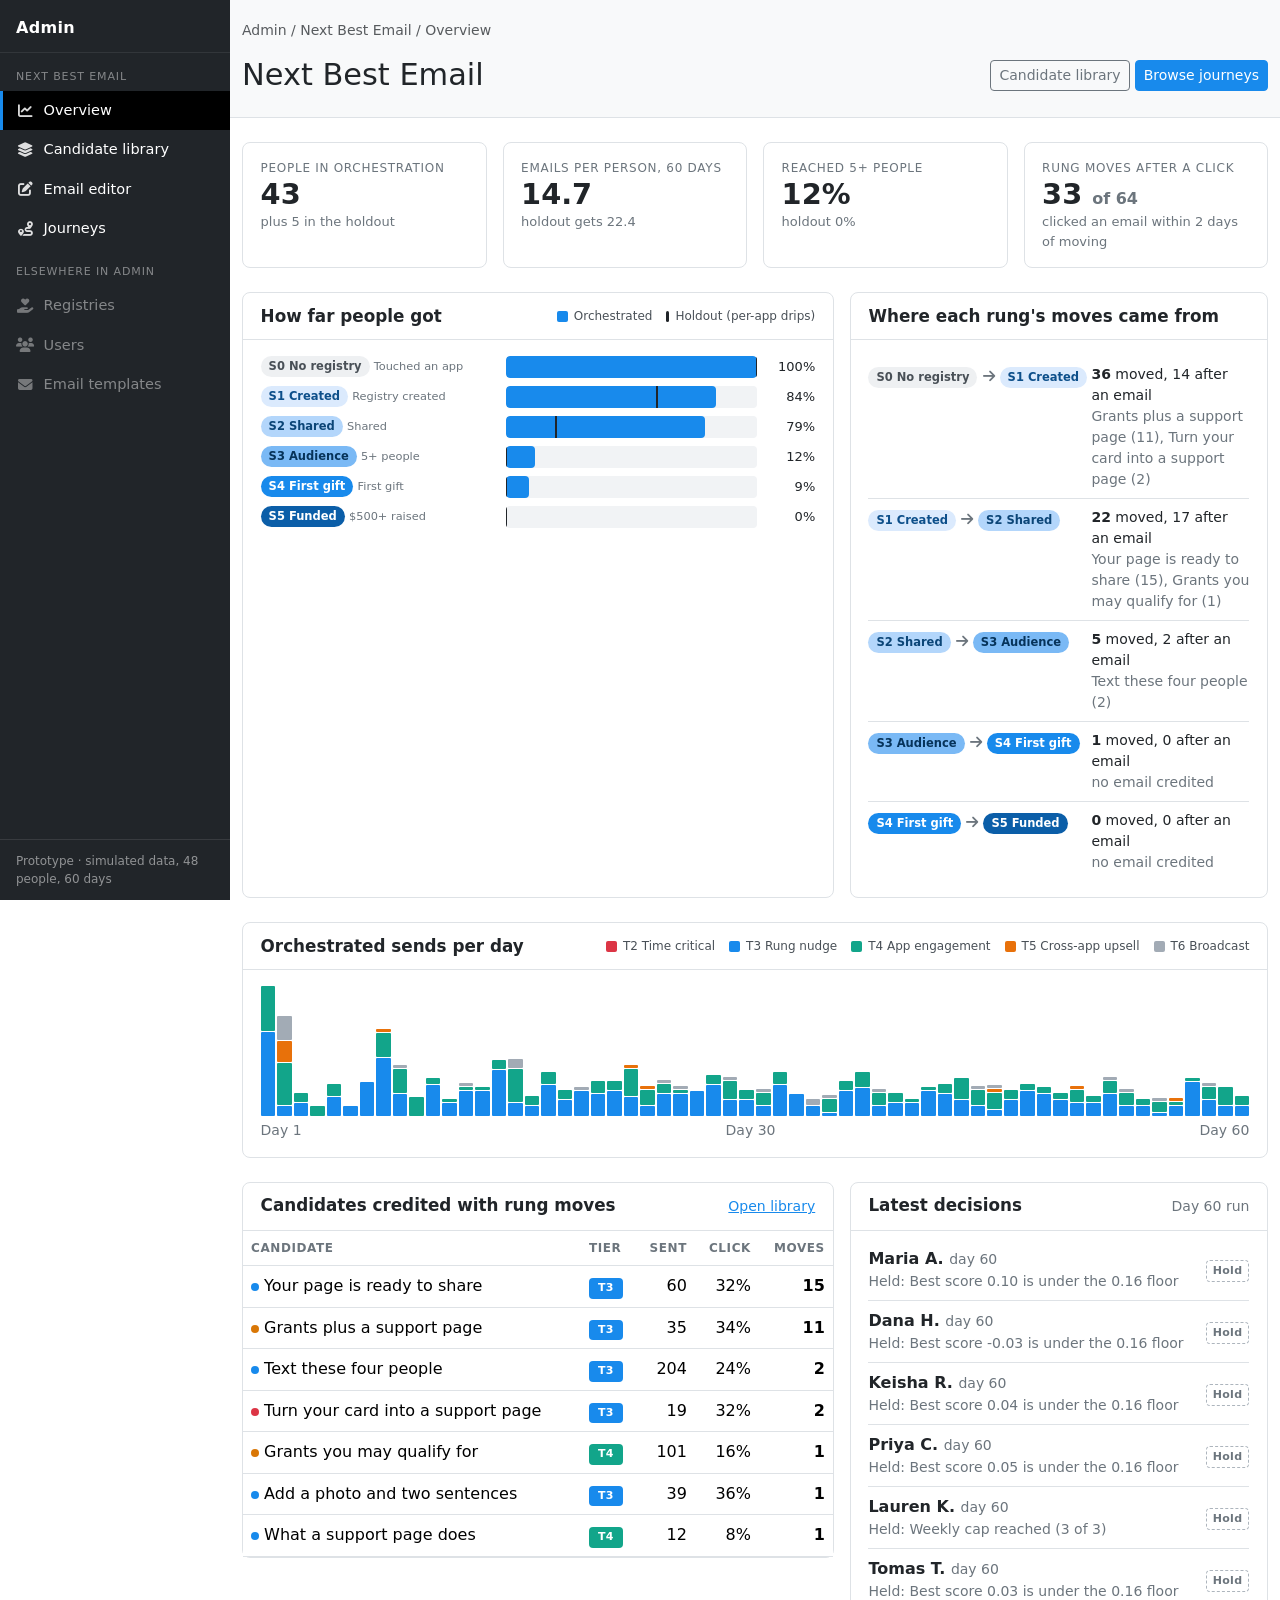
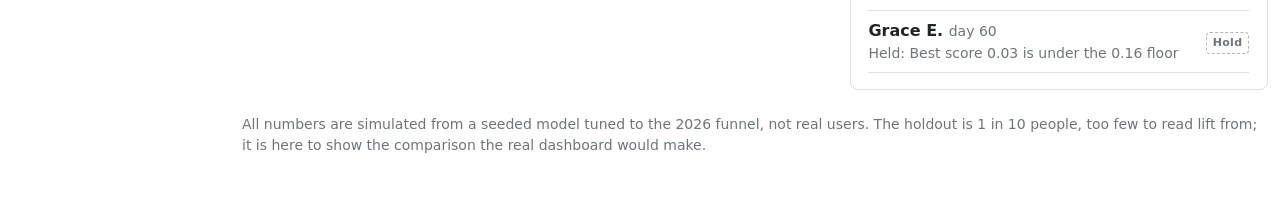
<file: index.html>
<!DOCTYPE html>
<html lang="en">
<head>
  <meta charset="utf-8">
  <meta name="viewport" content="width=device-width, initial-scale=1">
  <title>Overview · Next Best Email</title>
  <link href="https://cdn.jsdelivr.net/npm/bootstrap@5.3.1/dist/css/bootstrap.min.css" rel="stylesheet">
  <link href="https://cdnjs.cloudflare.com/ajax/libs/font-awesome/6.5.2/css/all.min.css" rel="stylesheet">
  <link href="css/app.css" rel="stylesheet">
</head>
<body data-page="overview" data-title="Next Best Email" data-crumbs="Admin / Next Best Email / Overview">
  <template id="page-actions">
    <a href="library.html" class="btn btn-outline-secondary btn-sm">Candidate library</a>
    <a href="journeys.html" class="btn btn-primary btn-sm">Browse journeys</a>
  </template>

  <div id="app">
    <nav id="sidebar" aria-label="Admin"></nav>
    <div id="main">
      <header id="page-header"></header>
      <div class="container-fluid pb-5">

        <div class="row g-3 mb-4" id="stats"></div>

        <div class="row g-3 mb-4">
          <div class="col-lg-7">
            <div class="panel h-100">
              <div class="panel-h">
                <h2>How far people got</h2>
                <div class="legend"><span><i class="sw" style="background:#188aec"></i>Orchestrated</span><span><i class="sw" style="background:#212529;width:3px"></i>Holdout (per-app drips)</span></div>
              </div>
              <div class="panel-b" id="funnel"></div>
            </div>
          </div>
          <div class="col-lg-5">
            <div class="panel h-100">
              <div class="panel-h"><h2>Where each rung's moves came from</h2></div>
              <div class="panel-b" id="moves"></div>
            </div>
          </div>
        </div>

        <div class="panel mb-4">
          <div class="panel-h">
            <h2>Orchestrated sends per day</h2>
            <div class="legend" id="vol-legend"></div>
          </div>
          <div class="panel-b">
            <div class="dayscroll"><div class="bars" id="volume"></div></div>
            <div class="d-flex justify-content-between small muted mt-1 num" style="min-width:620px"><span>Day 1</span><span>Day 30</span><span>Day 60</span></div>
          </div>
        </div>

        <div class="row g-3">
          <div class="col-lg-7">
            <div class="panel">
              <div class="panel-h"><h2>Candidates credited with rung moves</h2><a href="library.html" class="small">Open library</a></div>
              <div class="table-responsive">
                <table class="table mb-0">
                  <thead><tr><th>Candidate</th><th>Tier</th><th class="text-end">Sent</th><th class="text-end">Click</th><th class="text-end">Moves</th></tr></thead>
                  <tbody id="top-cands"></tbody>
                </table>
              </div>
            </div>
          </div>
          <div class="col-lg-5">
            <div class="panel">
              <div class="panel-h"><h2>Latest decisions</h2><span class="small muted">Day 60 run</span></div>
              <div class="panel-b pt-2" id="decisions"></div>
            </div>
          </div>
        </div>

        <p class="small muted mt-4 mb-0">All numbers are simulated from a seeded model tuned to the 2026 funnel, not real users. The holdout is 1 in 10 people, too few to read lift from; it is here to show the comparison the real dashboard would make.</p>
      </div>
    </div>
  </div>

  <script src="js/library.js"></script>
  <script src="js/sim.js"></script>
  <script src="js/shell.js"></script>
  <script>
    NBE.mount();
    const people = NBE.people();
    const orch = people.filter((p) => !p.holdout);
    const hold = people.filter((p) => p.holdout);
    const reached = (list, k) => list.filter((p) => NBE.rungIndex(p.rung) >= NBE.rungIndex(k)).length;
    const avg = (list, f) => list.reduce((s, p) => s + f(p), 0) / Math.max(list.length, 1);
    const conversions = orch.flatMap((p) => p.conversions);
    const credited = conversions.filter((c) => c.cause);

    const stat = (label, value, sub) => `
      <div class="col-sm-6 col-xl-3"><div class="stat-card">
        <div class="label">${label}</div><div class="value">${value}</div><div class="sub">${sub}</div>
      </div></div>`;
    document.getElementById('stats').innerHTML = [
      stat('People in orchestration', orch.length, `plus ${hold.length} in the holdout`),
      stat('Emails per person, 60 days', avg(orch, (p) => p.emails.length).toFixed(1), `holdout gets ${avg(hold, (p) => p.emails.length).toFixed(1)}`),
      stat('Reached 5+ people', NBE.pct(reached(orch, 'S3'), orch.length), `holdout ${NBE.pct(reached(hold, 'S3'), hold.length)}`),
      stat('Rung moves after a click', `${credited.length} <span class="fs-6 muted">of ${conversions.length}</span>`, 'clicked an email within 2 days of moving'),
    ].join('');

    document.getElementById('funnel').innerHTML = NBE.RUNGS.map((r) => {
      const o = reached(orch, r.key) / orch.length;
      const h = hold.length ? reached(hold, r.key) / hold.length : 0;
      return `<div class="funnel-row">
        <div>${NBE.rungPill(r.key)} <span class="muted small">${r.name}</span></div>
        <div class="funnel-track"><div class="funnel-fill" style="width:${o * 100}%"></div><div class="funnel-hold" style="left:calc(${h * 100}% - 1px)" title="Holdout ${Math.round(h * 100)}%"></div></div>
        <div class="num text-end">${Math.round(o * 100)}%</div>
      </div>`;
    }).join('');

    document.getElementById('moves').innerHTML = NBE.RUNGS.slice(0, 5).map((r, i) => {
      const moves = conversions.filter((c) => c.from === r.key);
      const byCause = {};
      moves.forEach((c) => { const k = c.cause || 'none'; byCause[k] = (byCause[k] || 0) + 1; });
      const top = Object.entries(byCause).filter(([k]) => k !== 'none').sort((a, b) => b[1] - a[1]).slice(0, 2);
      return `<div class="d-flex align-items-start gap-2 py-2 ${i ? 'border-top' : ''}">
        <div style="width:215px;white-space:nowrap" class="flex-shrink-0">${NBE.rungPill(r.key)} <i class="fa-solid fa-arrow-right small muted"></i> ${NBE.rungPill(NBE.RUNGS[i + 1].key)}</div>
        <div class="small flex-grow-1">
          <div><b class="num">${moves.length}</b> moved, <span class="num">${moves.length - (byCause.none || 0)}</span> after an email</div>
          <div class="muted">${top.map(([k, n]) => `${NBE.esc(NBE.cand(k).name)} (${n})`).join(', ') || 'no email credited'}</div>
        </div>
      </div>`;
    }).join('');

    const TIER_ORDER = ['T2', 'T3', 'T4', 'T5', 'T6'];
    const colors = { T2: 'var(--t2)', T3: 'var(--t3)', T4: 'var(--t4)', T5: 'var(--t5)', T6: 'var(--t6)' };
    document.getElementById('vol-legend').innerHTML = TIER_ORDER.map((t) => `<span><i class="sw" style="background:${colors[t]}"></i>${t} ${NBE.TIERS[t].name}</span>`).join('');
    const perDay = Array.from({ length: NBE.DAYS }, () => ({}));
    orch.forEach((p) => p.emails.forEach((e) => { perDay[e.day - 1][e.tier] = (perDay[e.day - 1][e.tier] || 0) + 1; }));
    const peak = Math.max(...perDay.map((d) => Object.values(d).reduce((a, b) => a + b, 0)), 1);
    document.getElementById('volume').innerHTML = perDay.map((d, i) => {
      const total = Object.values(d).reduce((a, b) => a + b, 0);
      return `<div class="col" title="Day ${i + 1}: ${total} sends">${TIER_ORDER.filter((t) => d[t]).map((t) =>
        `<div class="seg" style="height:${(d[t] / peak) * 100}%;background:${colors[t]}"></div>`).join('')}</div>`;
    }).join('');

    const rows = NBE.candidates.map((c) => {
      const sent = orch.flatMap((p) => p.emails).filter((e) => e.cand === c.id);
      return { c, sent: sent.length, clicked: sent.filter((e) => e.clicked).length, moves: credited.filter((x) => x.cause === c.id).length };
    }).filter((r) => r.sent).sort((a, b) => b.moves - a.moves || b.sent - a.sent).slice(0, 7);
    document.getElementById('top-cands').innerHTML = rows.map((r) => `
      <tr><td>${NBE.appDot(r.c.app)} ${NBE.esc(r.c.name)}</td><td>${NBE.tierBadge(r.c.tier)}</td>
      <td class="text-end num">${r.sent}</td><td class="text-end num">${NBE.pct(r.clicked, r.sent)}</td><td class="text-end num fw-semibold">${r.moves}</td></tr>`).join('');

    const latest = orch.map((p) => ({ p, d: p.decisions[p.decisions.length - 1] })).filter((x) => x.d)
      .sort((a, b) => b.d.day - a.d.day).slice(0, 7);
    document.getElementById('decisions').innerHTML = latest.map(({ p, d }) => `
      <a href="journey.html?u=${p.id}&day=${d.day}" class="d-flex justify-content-between align-items-center gap-2 py-2 border-bottom text-decoration-none text-reset">
        <div><div class="fw-semibold">${NBE.esc(p.name)} <span class="muted small fw-normal">day ${d.day}</span></div>
        <div class="small ${d.held ? 'muted' : ''}">${d.held ? `Held: ${NBE.esc(d.held)}` : `Sent "${NBE.esc(NBE.cand(d.winner).subject)}"`}</div></div>
        <div class="text-end flex-none">${d.held ? '<span class="tier tier-drip">Hold</span>' : NBE.tierBadge(NBE.cand(d.winner).tier)}</div>
      </a>`).join('');
  </script>
</body>
</html>
</file>
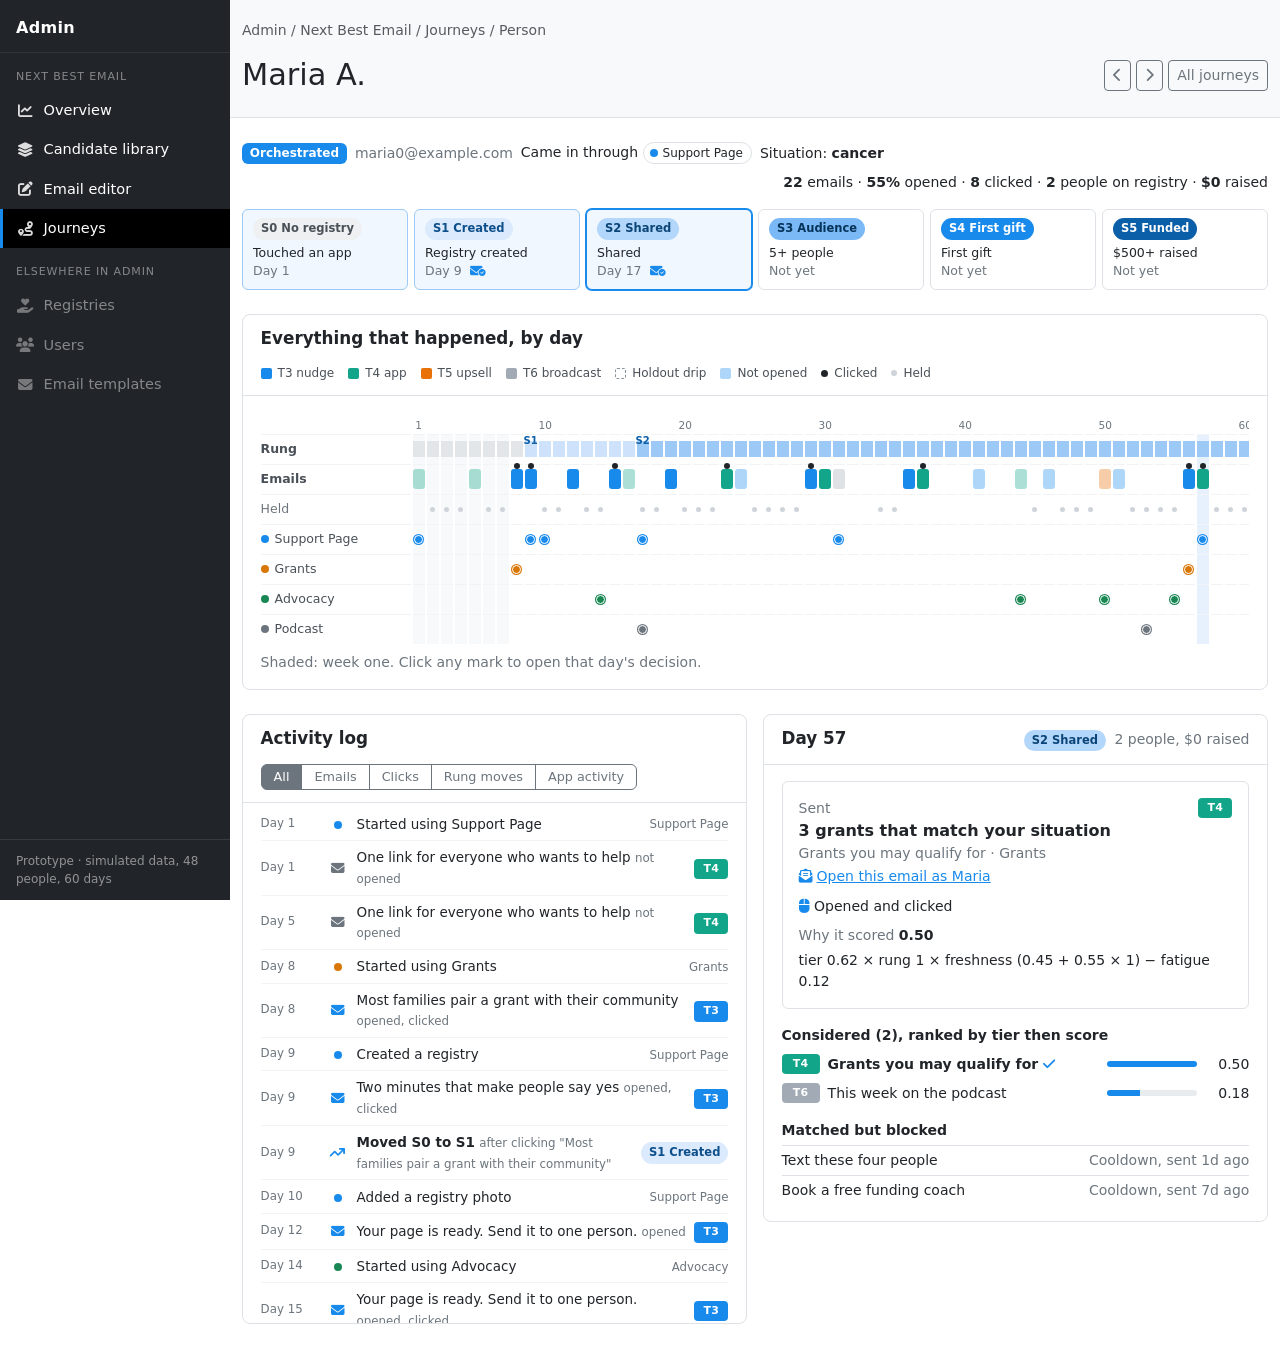
<file: journey.html>
<!DOCTYPE html>
<html lang="en">
<head>
  <meta charset="utf-8">
  <meta name="viewport" content="width=device-width, initial-scale=1">
  <title>Journey · Next Best Email</title>
  <link href="https://cdn.jsdelivr.net/npm/bootstrap@5.3.1/dist/css/bootstrap.min.css" rel="stylesheet">
  <link href="https://cdnjs.cloudflare.com/ajax/libs/font-awesome/6.5.2/css/all.min.css" rel="stylesheet">
  <link href="css/app.css" rel="stylesheet">
  <style>
    .lane-cell.sel { background: #e7f1fd; }
    .axis.sel { color: #188aec; font-weight: 700; }
    .ladder { display: grid; grid-template-columns: repeat(6, 1fr); gap: 6px; }
    .ladder .step { border: 1px solid var(--line); border-radius: 6px; padding: 8px 10px; font-size: 12.5px; background: #fff; }
    .ladder .step.done { border-color: #9dc9f7; background: #f1f7fe; }
    .ladder .step.now { border-color: #188aec; box-shadow: 0 0 0 1px #188aec; }
    .ladder .when { font-variant-numeric: tabular-nums; color: var(--muted); }
    .filter-chips .btn { --bs-btn-padding-y: .15rem; --bs-btn-font-size: .8rem; }
  </style>
</head>
<body data-page="journeys" data-title="Journey" data-crumbs="Admin / Next Best Email / Journeys / Person">
  <template id="page-actions">
    <a class="btn btn-outline-secondary btn-sm" id="prev-person"><i class="fa-solid fa-chevron-left"></i></a>
    <a class="btn btn-outline-secondary btn-sm" id="next-person"><i class="fa-solid fa-chevron-right"></i></a>
    <a href="journeys.html" class="btn btn-outline-secondary btn-sm">All journeys</a>
  </template>

  <div id="app">
    <nav id="sidebar" aria-label="Admin"></nav>
    <div id="main">
      <header id="page-header"></header>
      <div class="container-fluid pb-5">
        <div class="d-flex flex-wrap align-items-center gap-2 mb-3" id="who"></div>
        <div class="ladder mb-4" id="ladder"></div>

        <div class="panel mb-4">
          <div class="panel-h">
            <h2>Everything that happened, by day</h2>
            <div class="legend">
              <span><i class="sw" style="background:var(--t3)"></i>T3 nudge</span>
              <span><i class="sw" style="background:var(--t4)"></i>T4 app</span>
              <span><i class="sw" style="background:var(--t5)"></i>T5 upsell</span>
              <span><i class="sw" style="background:var(--t6)"></i>T6 broadcast</span>
              <span><i class="sw" style="border:1.5px dashed #8d959d"></i>Holdout drip</span>
              <span><i class="sw" style="background:var(--t3);opacity:.35"></i>Not opened</span>
              <span><i class="sw" style="background:#212529;border-radius:50%;width:7px;height:7px"></i>Clicked</span>
              <span><i class="sw" style="background:#ced4da;border-radius:50%;width:6px;height:6px"></i>Held</span>
            </div>
          </div>
          <div class="panel-b">
            <div class="dayscroll"><div class="daygrid" id="lanes"></div></div>
            <div class="small muted mt-2">Shaded: week one. Click any mark to open that day's decision.</div>
          </div>
        </div>

        <div class="row g-3">
          <div class="col-lg-6">
            <div class="panel">
              <div class="panel-h">
                <h2>Activity log</h2>
                <div class="btn-group filter-chips" role="group" id="log-filter">
                  <button class="btn btn-outline-secondary active" data-f="all">All</button>
                  <button class="btn btn-outline-secondary" data-f="email">Emails</button>
                  <button class="btn btn-outline-secondary" data-f="click">Clicks</button>
                  <button class="btn btn-outline-secondary" data-f="move">Rung moves</button>
                  <button class="btn btn-outline-secondary" data-f="signal">App activity</button>
                </div>
              </div>
              <div class="panel-b pt-1 event-log" id="log"></div>
            </div>
          </div>
          <div class="col-lg-6">
            <div class="panel">
              <div class="panel-h"><h2 id="dec-title">Decision</h2><span class="small muted" id="dec-sub"></span></div>
              <div class="panel-b" id="decision"></div>
            </div>
          </div>
        </div>
      </div>
    </div>
  </div>

  <script src="js/library.js"></script>
  <script src="js/sim.js"></script>
  <script src="js/shell.js"></script>
  <script>
    const params = new URLSearchParams(location.search);
    NBE.mount();
    const $ = (id) => document.getElementById(id);
    const people = NBE.people();
    const p = people.find((x) => x.id === params.get('u')) || people[0];
    const idx = people.indexOf(p);
    document.querySelector('#page-header h1').textContent = p.name;
    document.title = `${p.name} · Journey`;
    $('prev-person').href = `journey.html?u=${people[(idx - 1 + people.length) % people.length].id}`;
    $('next-person').href = `journey.html?u=${people[(idx + 1) % people.length].id}`;
    const RUNG_COLOR = { S0: '#e3e6e9', S1: '#cfe2fb', S2: '#9dc9f7', S3: '#5fa9f0', S4: '#188aec', S5: '#0b5ea8' };

    const opened = p.emails.filter((e) => e.opened).length, clicked = p.emails.filter((e) => e.clicked).length;
    $('who').innerHTML = `
      ${p.holdout ? '<span class="badge text-bg-light border">Holdout: per-app drips, no orchestrator</span>' : '<span class="badge text-bg-primary">Orchestrated</span>'}
      <span class="small muted">${NBE.esc(p.email)}</span>
      <span class="small">Came in through ${NBE.appChip(p.entry)}</span>
      <span class="small">Situation: <b>${p.diagnosis}</b></span>
      <span class="small ms-lg-auto num"><b>${p.emails.length}</b> emails · <b>${NBE.pct(opened, p.emails.length)}</b> opened · <b>${clicked}</b> clicked · <b>${p.state.followers}</b> ${p.state.followers === 1 ? 'person' : 'people'} on registry · <b>$${p.state.raised}</b> raised</span>`;

    const nowIdx = NBE.rungIndex(p.rung);
    $('ladder').innerHTML = NBE.RUNGS.map((r, i) => {
      const done = i <= nowIdx;
      const conv = p.conversions.find((c) => c.to === r.key) ||
        p.conversions.find((c) => NBE.rungIndex(c.from) < i && NBE.rungIndex(c.to) > i);
      // Only S3 is truly skippable: a first gift can land before 5+ people join.
      const skipped = done && r.key === 'S3' && !p.conversions.some((c) => c.to === 'S3');
      return `<div class="step ${done && !skipped ? 'done' : ''} ${i === nowIdx ? 'now' : ''}" ${skipped ? 'style="opacity:.55;border-style:dashed"' : ''}>
        <div>${NBE.rungPill(r.key)}</div>
        <div class="mt-1">${r.name}</div>
        <div class="when">${!done ? 'Not yet' : skipped ? 'Skipped' : i === 0 ? 'Day 1' : conv ? `Day ${conv.day}` : 'Day 1'}
        ${!skipped && conv && conv.cause ? `<i class="fa-solid fa-envelope-circle-check text-primary ms-1" title="After clicking: ${NBE.esc(NBE.cand(conv.cause).subject)}"></i>` : ''}</div>
      </div>`;
    }).join('');

    // ---- swimlanes ----
    const apps = NBE.APPS.filter((a) => p.state.apps.has(a.key));
    function lane(label, cellFn) {
      let html = `<div class="lbl lane">${label}</div>`;
      for (let d = 1; d <= NBE.DAYS; d++) html += `<div class="lane-cell lane ${d <= 7 ? 'wkband' : ''}" data-day="${d}">${cellFn(d)}</div>`;
      return html;
    }
    function renderLanes() {
      let html = '<div></div>';
      for (let d = 1; d <= NBE.DAYS; d++) html += `<div class="axis" data-day="${d}">${d === 1 || d % 10 === 0 ? d : ''}</div>`;
      html += lane('<b>Rung</b>', (d) => {
        const day = p.days[d - 1], conv = p.conversions.find((c) => c.day === d);
        return `<div class="rungcell" style="background:${RUNG_COLOR[day.rung]}" title="Day ${d}: ${day.rung}, ${day.followers} people"></div>${conv ? `<span class="convflag">${conv.to}</span>` : ''}`;
      });
      html += lane(`<b>Emails</b>`, (d) => {
        const today = p.emails.filter((x) => x.day === d);
        if (!today.length) return '';
        const h = today.length > 1 ? Math.floor(26 / today.length) - 1 : 20;
        return `<span class="d-flex flex-column gap-px w-100 align-items-center" style="gap:1px">${today.map((e) =>
          `<button class="mail ${NBE.TIERS[e.tier].cls} ${e.opened ? '' : 'unopened'} ${e.clicked ? 'clicked' : ''}" style="height:${h}px" data-day="${d}" title="${NBE.esc(NBE.cand(e.cand).subject)}"></button>`).join('')}</span>`;
      });
      if (!p.holdout) html += lane('<span class="muted">Held</span>', (d) => {
        const dec = p.decisions.find((x) => x.day === d);
        return dec && dec.held ? `<span class="held" data-day="${d}" title="${NBE.esc(dec.held)}"></span>` : '';
      });
      apps.forEach((a) => {
        html += lane(`${NBE.appDot(a.key)} ${a.name}`, (d) => {
          const sigs = p.signals.filter((s) => s.day === d && s.app === a.key && s.name !== 'email_click');
          if (!sigs.length) return '';
          const money = sigs.some((s) => s.name === 'donation');
          return `<span class="sig ${sigs.length > 1 ? 'big' : ''} ${money ? 'money' : ''}" style="--app:${a.color}" data-day="${d}" tabindex="0" title="${NBE.esc(sigs.map((s) => s.detail).join(' · '))}"></span>`;
        });
      });
      $('lanes').innerHTML = html;
    }

    // ---- activity log ----
    const events = [
      ...p.signals.filter((s) => s.name !== 'email_click').map((s) => ({ day: s.day, kind: s.name === 'signed_up' || s.name === 'active' ? 'signal' : 'signal', icon: `<span class="app-dot" style="--app:${NBE.app(s.app).color}"></span>`, text: NBE.esc(s.detail), side: `<span class="small muted">${NBE.app(s.app).name}</span>` })),
      ...p.emails.map((e) => ({ day: e.day, kind: e.clicked ? 'email click' : 'email', icon: `<i class="fa-solid fa-envelope ${e.opened ? 'text-primary' : 'muted'}"></i>`, text: `${NBE.esc(NBE.cand(e.cand).subject)} <span class="small muted">${e.clicked ? 'opened, clicked' : e.opened ? 'opened' : 'not opened'}</span>`, side: NBE.tierBadge(e.tier) })),
      ...p.conversions.map((c) => ({ day: c.day, kind: 'move', icon: '<i class="fa-solid fa-arrow-trend-up text-primary"></i>', text: `<b>Moved ${c.from} to ${c.to}</b>${c.cause ? ` <span class="small muted">after clicking "${NBE.esc(NBE.cand(c.cause).subject)}"</span>` : ' <span class="small muted">on their own</span>'}`, side: NBE.rungPill(c.to) })),
    ].sort((a, b) => a.day - b.day || (a.kind === 'move') - (b.kind === 'move'));
    let logFilter = 'all';
    function renderLog() {
      $('log').innerHTML = events.filter((e) => logFilter === 'all' || e.kind.includes(logFilter)).map((e) => `
        <div class="ev clickable ${e.day === selected ? 'is-selected' : ''}" data-day="${e.day}">
          <span class="small muted num">Day ${e.day}</span><span class="text-center">${e.icon}</span><span>${e.text}</span><span>${e.side}</span>
        </div>`).join('') || '<div class="small muted py-3">Nothing of that kind happened.</div>';
    }
    $('log-filter').addEventListener('click', (e) => {
      const b = e.target.closest('[data-f]'); if (!b) return;
      logFilter = b.dataset.f;
      $('log-filter').querySelectorAll('.btn').forEach((x) => x.classList.toggle('active', x === b));
      renderLog();
    });

    // ---- decision panel ----
    function renderDecision() {
      const d = selected;
      $('dec-title').textContent = `Day ${d}`;
      const day = p.days[d - 1];
      $('dec-sub').innerHTML = `${NBE.rungPill(day.rung)} <span class="ms-1">${day.followers} people, $${day.raised} raised</span>`;
      const sent = p.emails.filter((e) => e.day === d);
      const dec = p.decisions.find((x) => x.day === d);
      const moves = p.conversions.filter((c) => c.day === d);
      let html = moves.map((c) => `<div class="alert alert-primary py-2 small mb-3"><b>Moved ${c.from} to ${c.to}.</b> ${c.cause ? `Credited to "${NBE.esc(NBE.cand(c.cause).subject)}", clicked within the last 2 days.` : 'No recent email click, so nothing is credited.'}</div>`).join('');

      if (p.holdout) {
        html += sent.length
          ? `<p class="small">This person is in the holdout, so nothing was ranked. Their apps' own sequences fired ${sent.length} email${sent.length === 1 ? '' : 's'} today:</p>` + sent.map((e) => `<div class="d-flex justify-content-between border rounded px-2 py-2 mb-2 small"><span>${NBE.esc(NBE.cand(e.cand).subject)}</span>${NBE.tierBadge('DRIP')}</div>`).join('')
          : '<p class="small muted mb-0">Holdout: no orchestrator decision, and no drip fired today.</p>';
        $('decision').innerHTML = html; return;
      }
      if (!dec) { $('decision').innerHTML = html + '<p class="small muted mb-0">No candidate matched this person today, so the orchestrator had nothing to consider.</p>'; return; }

      const winner = dec.winner && NBE.cand(dec.winner);
      const email = sent.find((e) => e.cand === dec.winner);
      if (winner) {
        const top = dec.candidates[0];
        html += `<div class="border rounded p-3 mb-3">
          <div class="d-flex justify-content-between align-items-start gap-2 mb-2">
            <div><div class="small muted">Sent</div><div class="fw-semibold">${NBE.esc(winner.subject)}</div><div class="small muted">${NBE.esc(winner.name)} · ${NBE.app(winner.app).name}</div><a class="small" href="editor.html?c=${winner.id}&u=${p.id}"><i class="fa-solid fa-envelope-open-text me-1"></i>Open this email as ${NBE.esc(p.name.split(' ')[0])}</a></div>
            ${NBE.tierBadge(winner.tier)}
          </div>
          <div class="small mb-2">${email.clicked ? '<i class="fa-solid fa-computer-mouse text-primary"></i> Opened and clicked' : email.opened ? '<i class="fa-solid fa-envelope-open text-primary"></i> Opened, no click' : '<i class="fa-solid fa-envelope muted"></i> Not opened'}</div>
          <div class="small muted mb-1">Why it scored <b class="text-body num">${top.score.toFixed(2)}</b></div>
          <div class="small num">tier ${top.parts.tier} × rung ${top.parts.rung} × freshness (0.45 + 0.55 × ${top.parts.freshness}) − fatigue ${top.parts.fatigue}</div>
        </div>`;
      } else {
        html += `<div class="border rounded p-3 mb-3 bg-light"><div class="small muted">Held, nothing sent</div><div class="fw-semibold">${NBE.esc(dec.held)}</div></div>`;
      }
      const max = Math.max(...dec.candidates.map((c) => c.score), 0.01);
      html += `<div class="small fw-semibold mb-2">Considered (${dec.candidates.length}), ranked by tier then score</div>` +
        dec.candidates.map((c, i) => `
          <div class="d-grid align-items-center gap-2 mb-2 small" style="grid-template-columns:38px 1fr 90px 44px">
            ${NBE.tierBadge(c.tier)}
            <span class="${c.cand === dec.winner ? 'fw-semibold' : ''}">${NBE.esc(NBE.cand(c.cand).name)}${c.cand === dec.winner ? ' <i class="fa-solid fa-check text-primary"></i>' : ''}</span>
            <span class="scorebar"><span style="width:${Math.max(0, c.score / max) * 100}%"></span></span>
            <span class="num text-end">${c.score.toFixed(2)}</span>
          </div>`).join('');
      if (dec.suppressed.length) html += `<div class="small fw-semibold mt-3 mb-1">Matched but blocked</div>` +
        dec.suppressed.map((s) => `<div class="small d-flex justify-content-between border-top py-1"><span>${NBE.esc(NBE.cand(s.cand).name)}</span><span class="muted">${NBE.esc(s.reason)}</span></div>`).join('');
      $('decision').innerHTML = html;
    }

    let selected = +params.get('day') || (p.decisions.filter((x) => x.winner).pop() || p.emails[p.emails.length - 1] || { day: 1 }).day;
    function select(d) {
      selected = d;
      document.querySelectorAll('.lane-cell.sel, .axis.sel').forEach((el) => el.classList.remove('sel'));
      document.querySelectorAll(`.lane-cell[data-day="${d}"], .axis[data-day="${d}"]`).forEach((el) => el.classList.add('sel'));
      renderLog(); renderDecision();
      history.replaceState(null, '', `?u=${p.id}&day=${d}`);
    }
    document.addEventListener('click', (e) => {
      const t = e.target.closest('[data-day]');
      if (t && (t.closest('#lanes') || t.closest('#log'))) select(+t.dataset.day);
    });
    renderLanes();
    select(selected);
  </script>
</body>
</html>
</file>
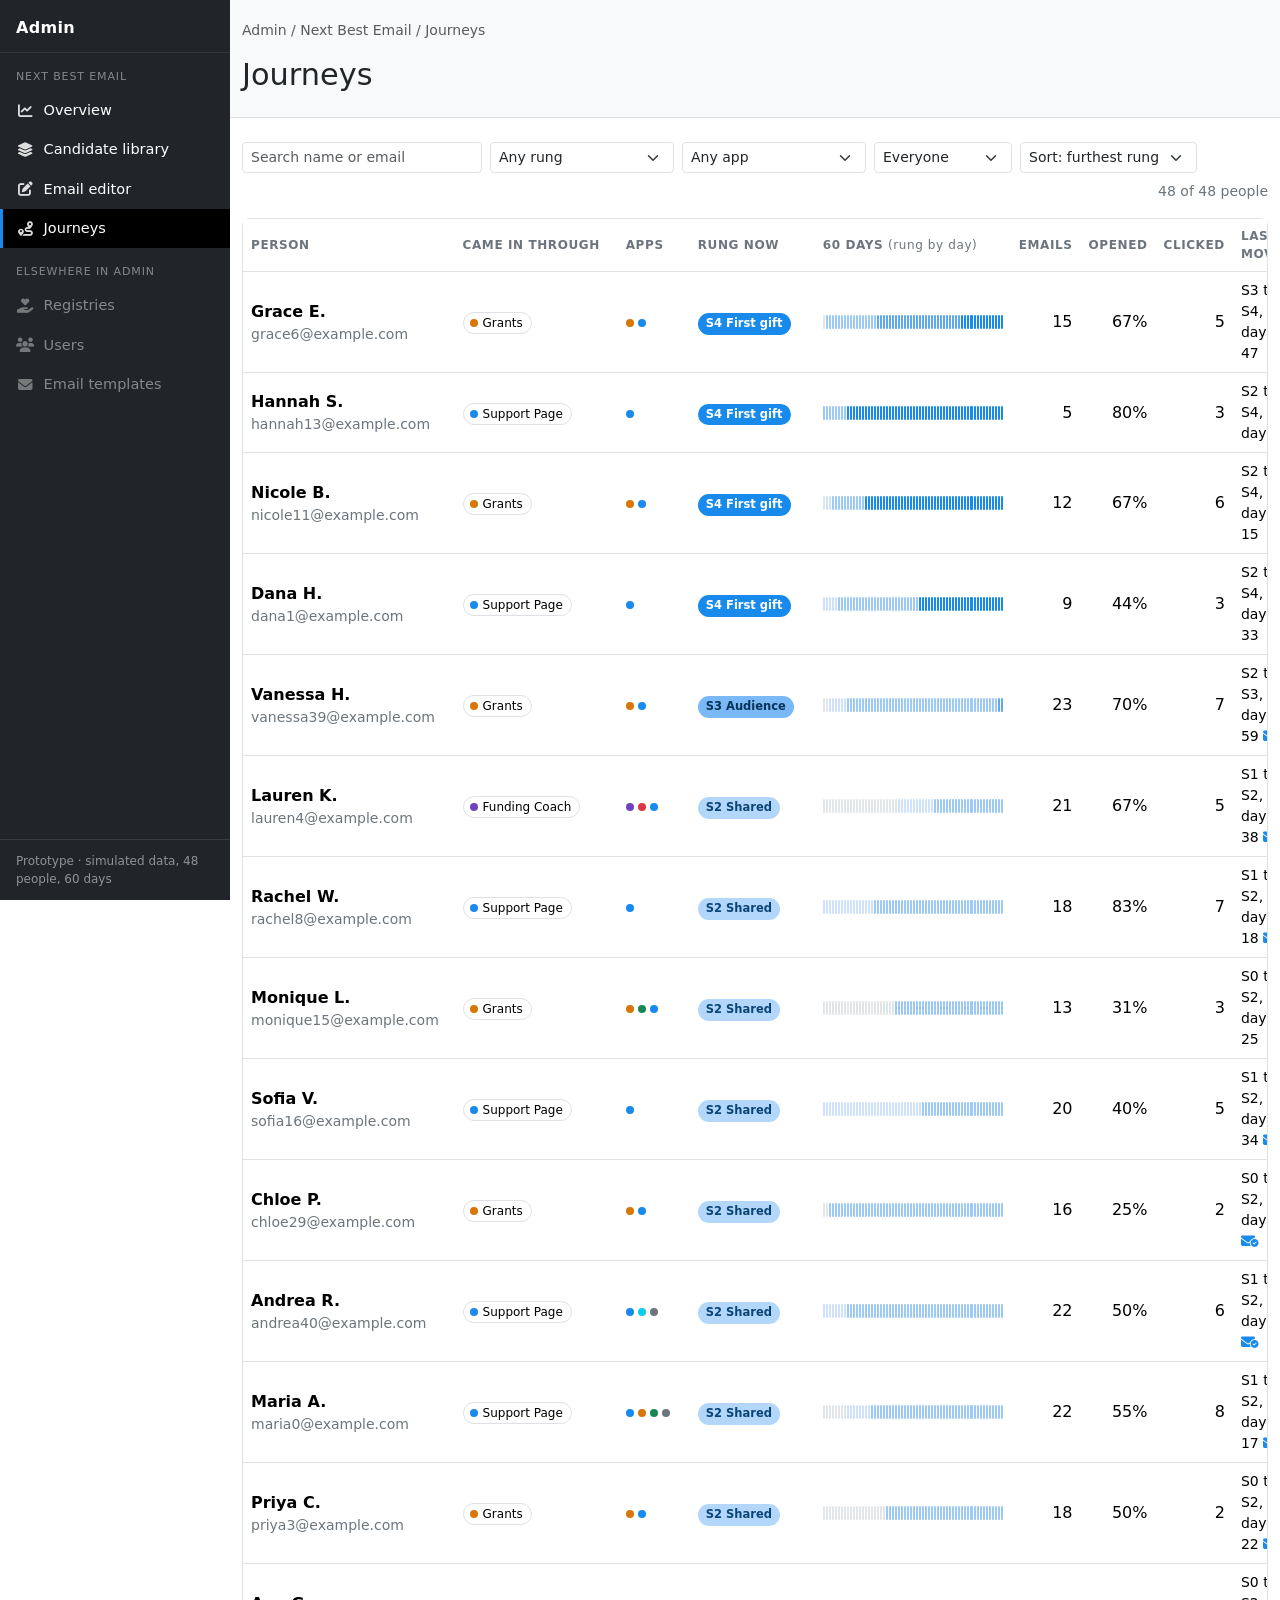
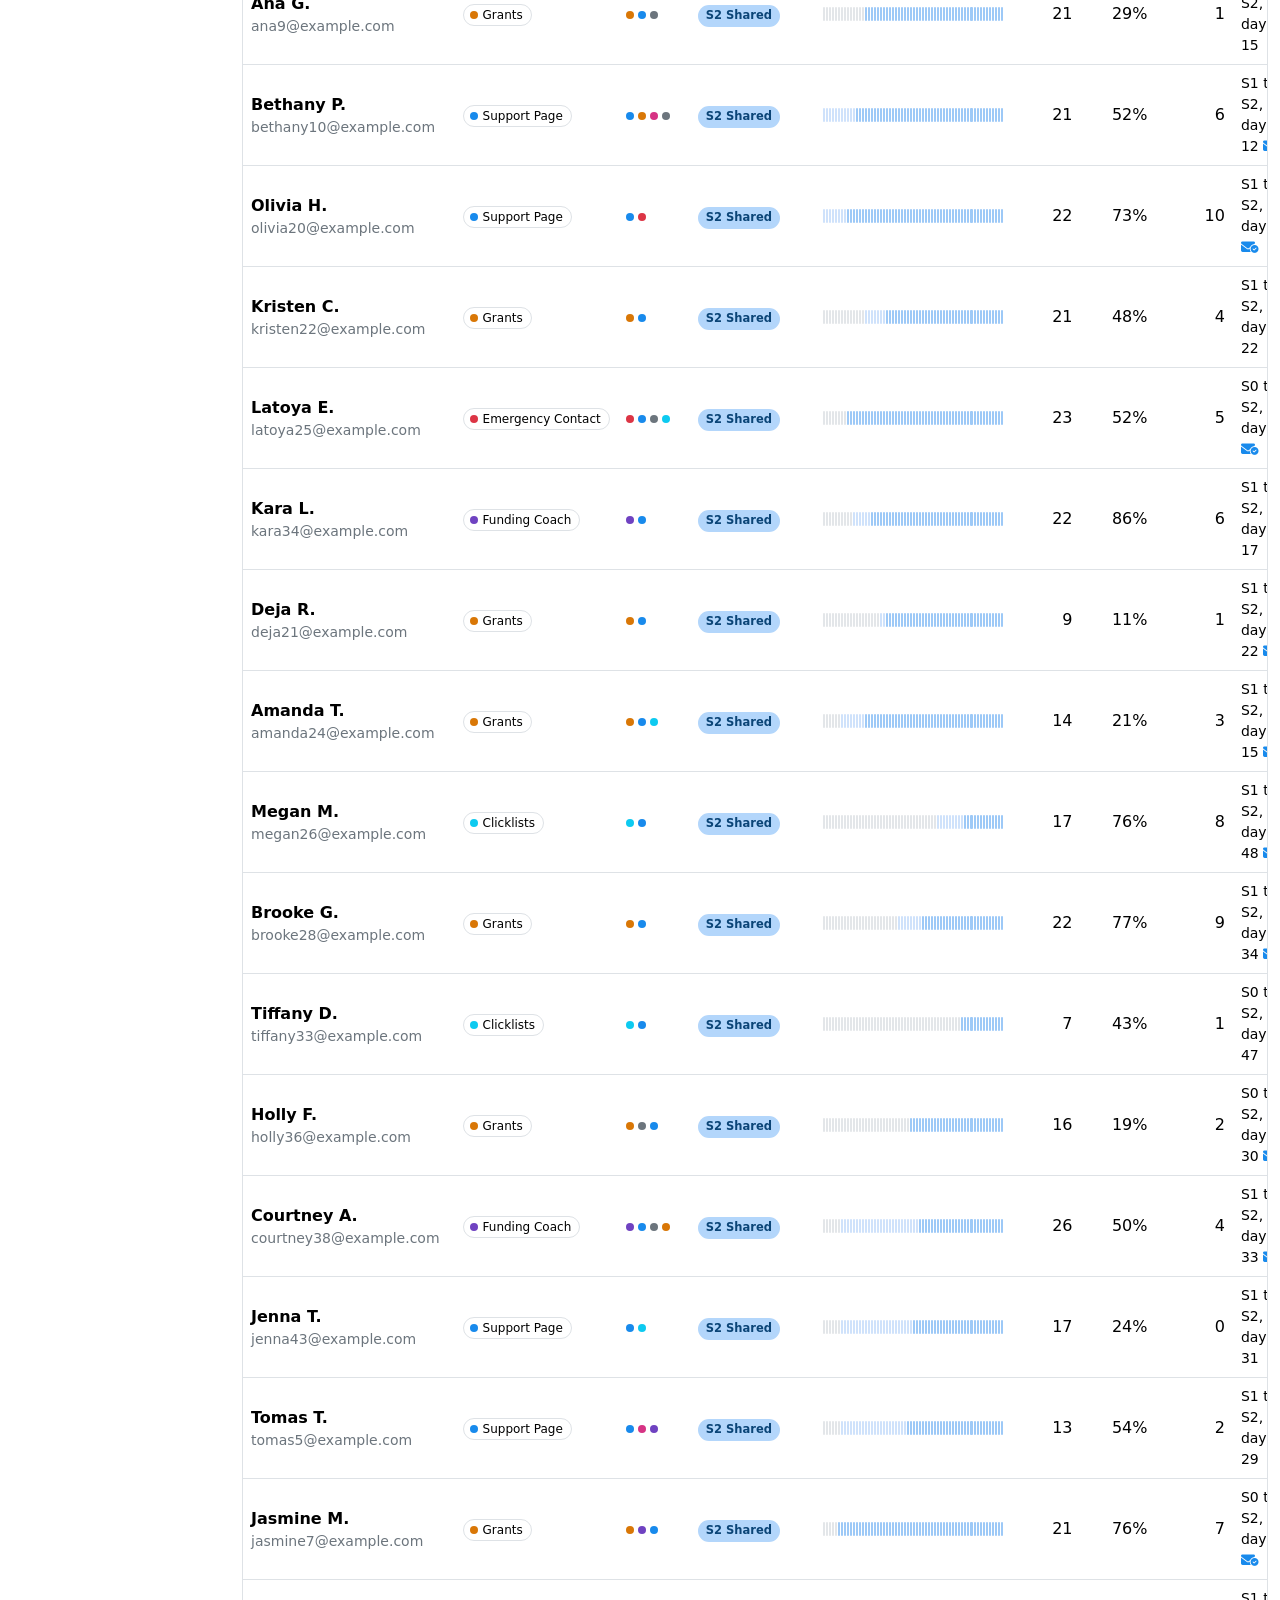
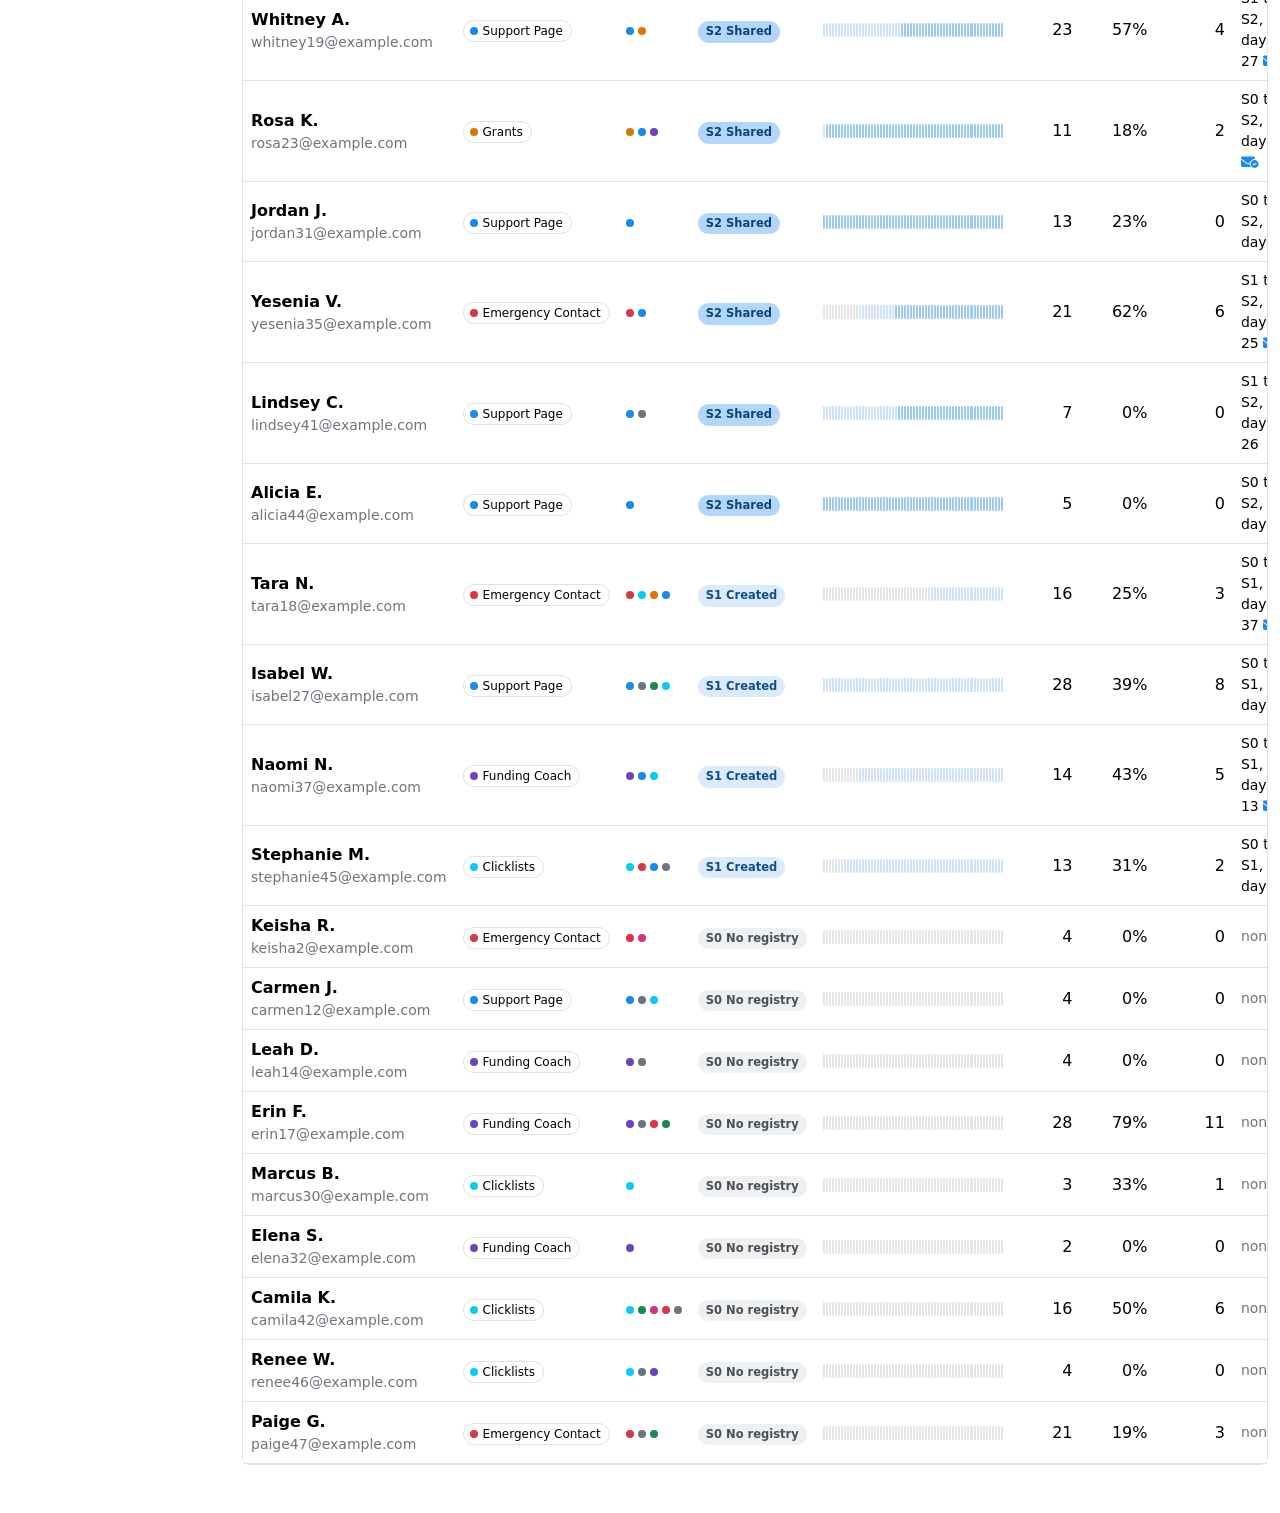
<file: journeys.html>
<!DOCTYPE html>
<html lang="en">
<head>
  <meta charset="utf-8">
  <meta name="viewport" content="width=device-width, initial-scale=1">
  <title>Journeys · Next Best Email</title>
  <link href="https://cdn.jsdelivr.net/npm/bootstrap@5.3.1/dist/css/bootstrap.min.css" rel="stylesheet">
  <link href="https://cdnjs.cloudflare.com/ajax/libs/font-awesome/6.5.2/css/all.min.css" rel="stylesheet">
  <link href="css/app.css" rel="stylesheet">
  <style>
    .strip { display: flex; gap: 1px; width: 180px; height: 14px; }
    .strip i { flex: 1; border-radius: 1px; }
  </style>
</head>
<body data-page="journeys" data-title="Journeys" data-crumbs="Admin / Next Best Email / Journeys">
  <div id="app">
    <nav id="sidebar" aria-label="Admin"></nav>
    <div id="main">
      <header id="page-header"></header>
      <div class="container-fluid pb-5">
        <div class="d-flex flex-wrap gap-2 mb-3 align-items-center">
          <input type="search" class="form-control form-control-sm" style="max-width:240px" id="f-q" placeholder="Search name or email">
          <select class="form-select form-select-sm w-auto" id="f-rung"><option value="">Any rung</option></select>
          <select class="form-select form-select-sm w-auto" id="f-app"><option value="">Any app</option></select>
          <select class="form-select form-select-sm w-auto" id="f-cohort"><option value="">Everyone</option><option value="orch">Orchestrated</option><option value="hold">Holdout</option></select>
          <select class="form-select form-select-sm w-auto" id="f-sort"><option value="rung">Sort: furthest rung</option><option value="emails">Sort: most emails</option><option value="quiet">Sort: longest quiet</option><option value="name">Sort: name</option></select>
          <span class="small muted ms-auto" id="count"></span>
        </div>

        <div class="panel">
          <div class="table-responsive">
            <table class="table table-hover mb-0">
              <thead><tr>
                <th>Person</th><th>Came in through</th><th>Apps</th><th>Rung now</th>
                <th>60 days <span class="fw-normal text-lowercase">(rung by day)</span></th>
                <th class="text-end">Emails</th><th class="text-end">Opened</th><th class="text-end">Clicked</th><th>Last move</th><th></th>
              </tr></thead>
              <tbody id="rows"></tbody>
            </table>
          </div>
        </div>
      </div>
    </div>
  </div>

  <script src="js/library.js"></script>
  <script src="js/sim.js"></script>
  <script src="js/shell.js"></script>
  <script>
    NBE.mount();
    const $ = (id) => document.getElementById(id);
    const RUNG_COLOR = { S0: '#e3e6e9', S1: '#cfe2fb', S2: '#9dc9f7', S3: '#5fa9f0', S4: '#188aec', S5: '#0b5ea8' };
    NBE.RUNGS.forEach((r) => $('f-rung').add(new Option(`${r.key} ${r.name}`, r.key)));
    NBE.APPS.forEach((a) => $('f-app').add(new Option(a.name, a.key)));
    const people = NBE.people();

    function render() {
      const q = $('f-q').value.toLowerCase(), fr = $('f-rung').value, fa = $('f-app').value, fc = $('f-cohort').value, sort = $('f-sort').value;
      const list = people.filter((p) =>
        (!q || (p.name + ' ' + p.email).toLowerCase().includes(q)) && (!fr || p.rung === fr) && (!fa || p.state.apps.has(fa)) &&
        (!fc || (fc === 'hold') === p.holdout));
      list.sort({
        rung: (a, b) => NBE.rungIndex(b.rung) - NBE.rungIndex(a.rung) || b.state.followers - a.state.followers,
        emails: (a, b) => b.emails.length - a.emails.length,
        quiet: (a, b) => a.lastSignalDay - b.lastSignalDay,
        name: (a, b) => a.name.localeCompare(b.name),
      }[sort]);
      $('count').textContent = `${list.length} of ${people.length} people`;
      $('rows').innerHTML = list.map((p) => {
        const last = p.conversions[p.conversions.length - 1];
        return `<tr class="clickable" onclick="location.href='journey.html?u=${p.id}'">
          <td><div class="fw-semibold">${NBE.esc(p.name)}</div><div class="small muted">${NBE.esc(p.email)}</div></td>
          <td>${NBE.appChip(p.entry)}</td>
          <td><span class="d-inline-flex gap-1">${[...p.state.apps].map(NBE.appDot).join('')}</span></td>
          <td>${NBE.rungPill(p.rung)}</td>
          <td><div class="strip" title="Rung on each of 60 days">${p.days.map((d) => `<i style="background:${RUNG_COLOR[d.rung]}"></i>`).join('')}</div></td>
          <td class="text-end num">${p.emails.length}</td>
          <td class="text-end num">${NBE.pct(p.emails.filter((e) => e.opened).length, p.emails.length)}</td>
          <td class="text-end num">${p.emails.filter((e) => e.clicked).length}</td>
          <td class="small">${last ? `${last.from} to ${last.to}, day ${last.day}${last.cause ? ' <i class="fa-solid fa-envelope-circle-check text-primary" title="After an email click"></i>' : ''}` : '<span class="muted">none</span>'}</td>
          <td>${p.holdout ? '<span class="badge text-bg-light border">Holdout</span>' : ''}</td>
        </tr>`;
      }).join('') || '<tr><td colspan="10" class="text-center muted py-4">Nobody matches those filters.</td></tr>';
    }
    ['f-q', 'f-rung', 'f-app', 'f-cohort', 'f-sort'].forEach((id) => $(id).addEventListener('input', render));
    render();
  </script>
</body>
</html>
</file>
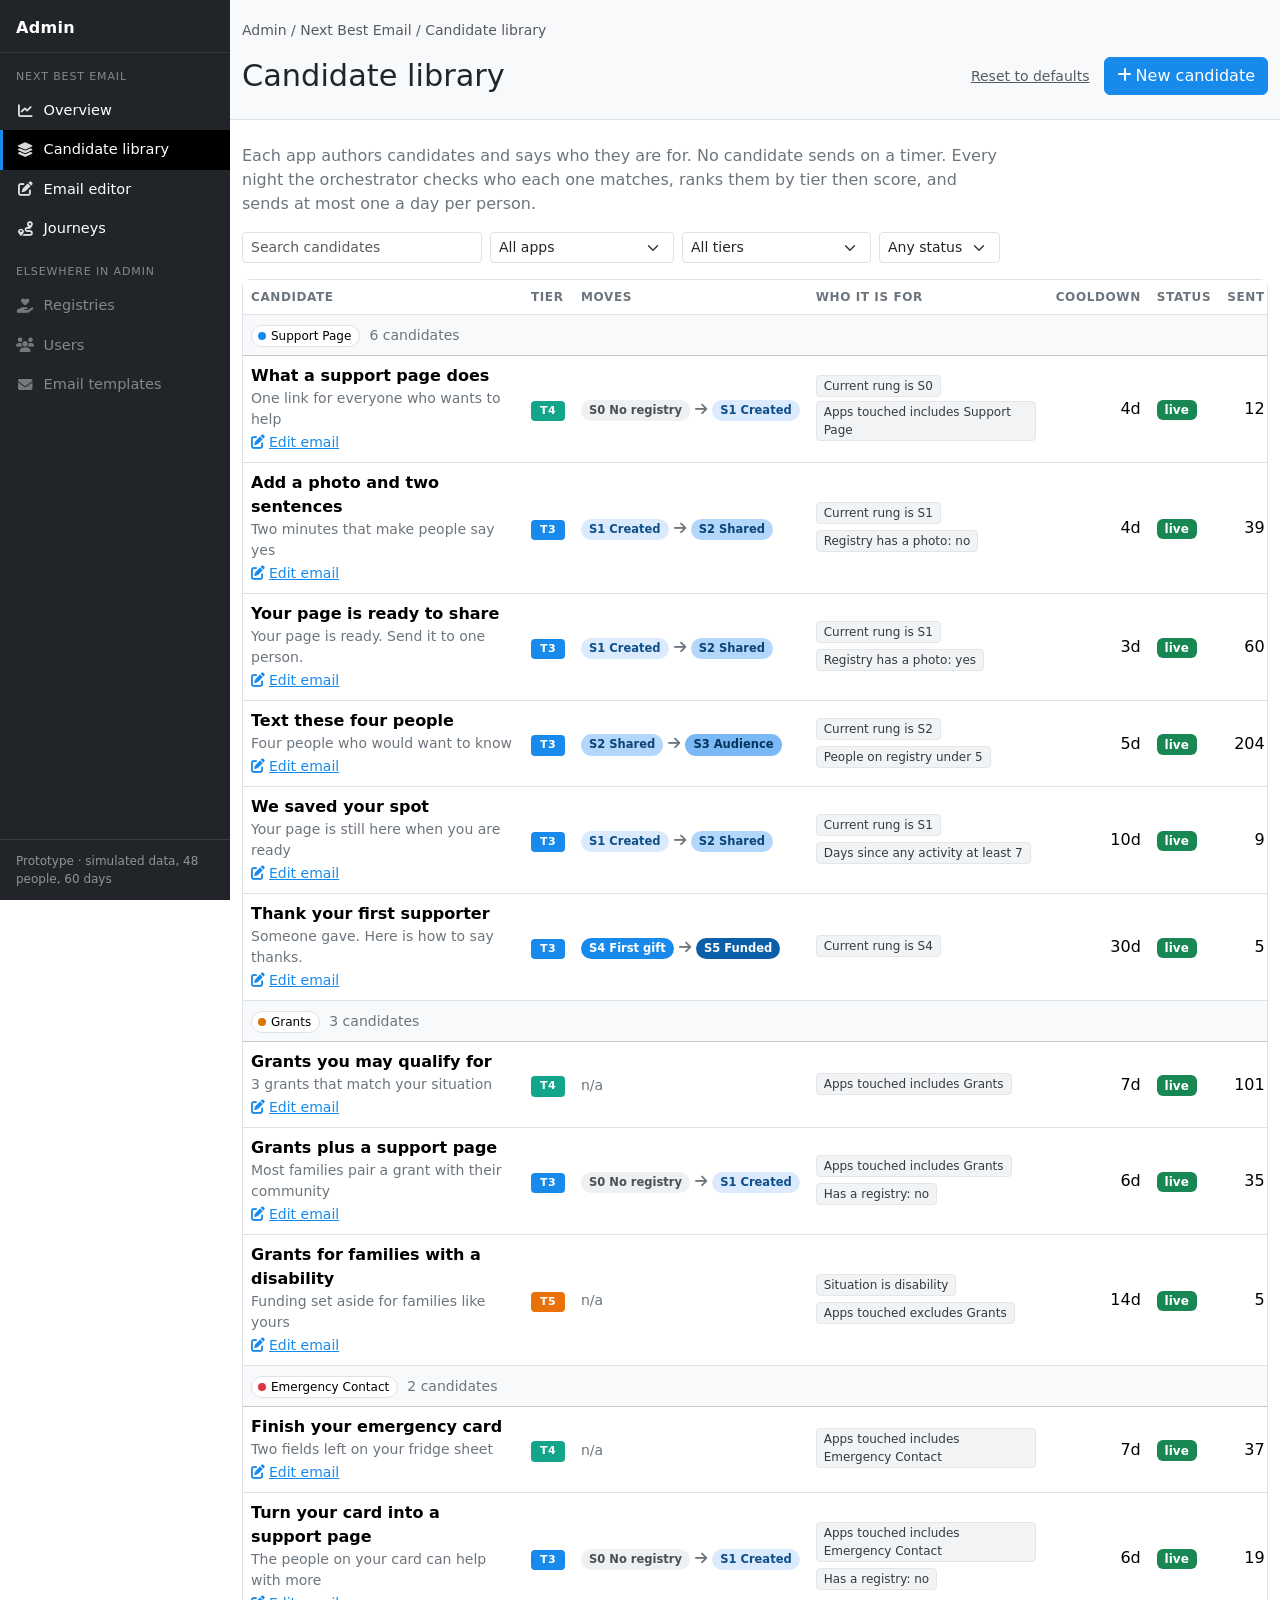
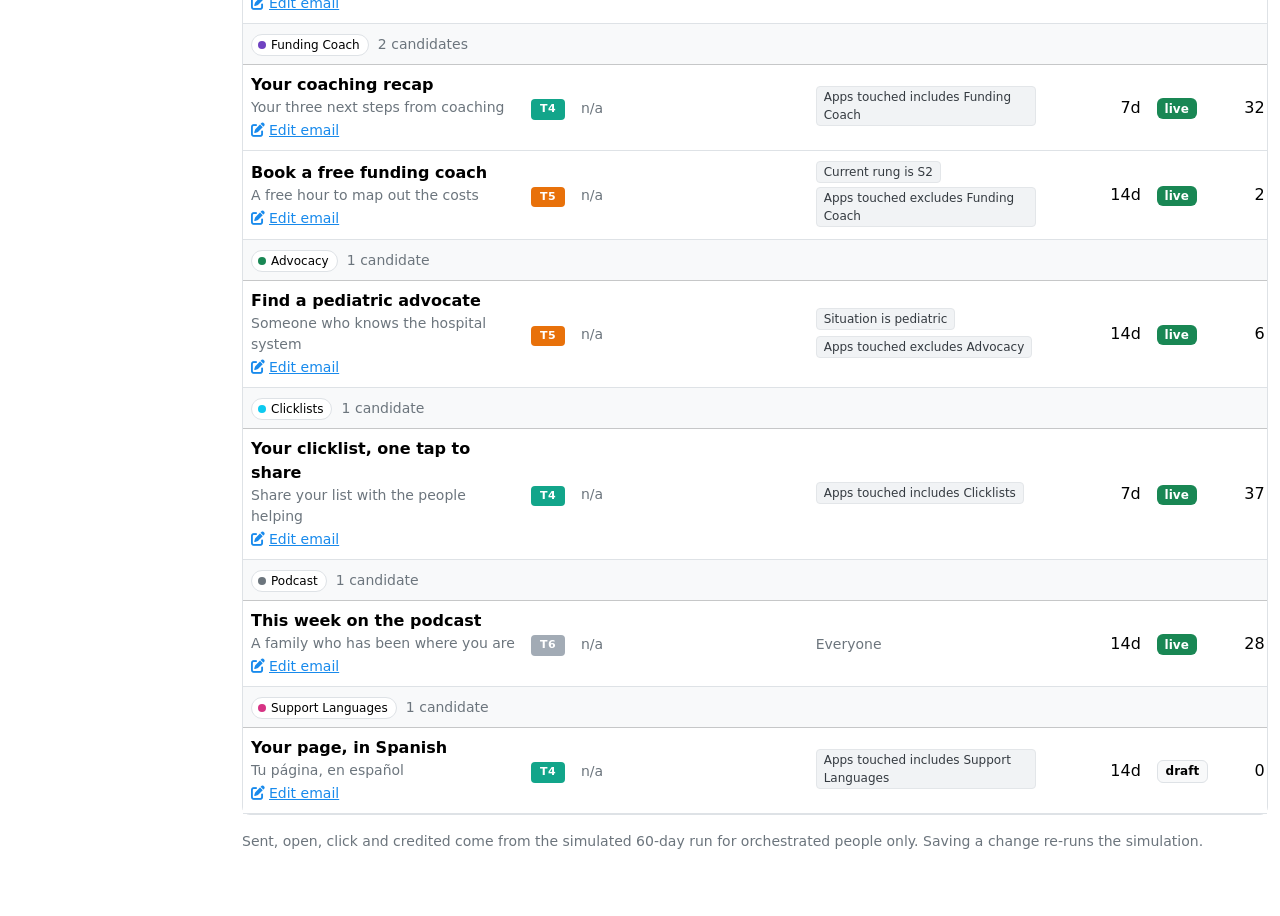
<file: library.html>
<!DOCTYPE html>
<html lang="en">
<head>
  <meta charset="utf-8">
  <meta name="viewport" content="width=device-width, initial-scale=1">
  <title>Candidate library · Next Best Email</title>
  <link href="https://cdn.jsdelivr.net/npm/bootstrap@5.3.1/dist/css/bootstrap.min.css" rel="stylesheet">
  <link href="https://cdnjs.cloudflare.com/ajax/libs/font-awesome/6.5.2/css/all.min.css" rel="stylesheet">
  <link href="css/app.css" rel="stylesheet">
</head>
<body data-page="library" data-title="Candidate library" data-crumbs="Admin / Next Best Email / Candidate library">
  <template id="page-actions">
    <button type="button" class="btn btn-link btn-sm text-muted" id="reset-library">Reset to defaults</button>
    <button type="button" class="btn btn-primary" id="new-candidate"><i class="fa-solid fa-plus me-1"></i>New candidate</button>
  </template>

  <div id="app">
    <nav id="sidebar" aria-label="Admin"></nav>
    <div id="main">
      <header id="page-header"></header>
      <div class="container-fluid pb-5">
        <p class="muted mb-3" style="max-width:760px">Each app authors candidates and says who they are for. No candidate sends on a timer. Every night the orchestrator checks who each one matches, ranks them by tier then score, and sends at most one a day per person.</p>

        <div class="d-flex flex-wrap gap-2 mb-3">
          <input type="search" class="form-control form-control-sm" style="max-width:240px" id="f-q" placeholder="Search candidates">
          <select class="form-select form-select-sm w-auto" id="f-app"><option value="">All apps</option></select>
          <select class="form-select form-select-sm w-auto" id="f-tier"><option value="">All tiers</option></select>
          <select class="form-select form-select-sm w-auto" id="f-status"><option value="">Any status</option><option>live</option><option>draft</option><option>paused</option></select>
        </div>

        <div class="panel">
          <div class="table-responsive">
            <table class="table table-hover mb-0">
              <thead><tr>
                <th style="min-width:280px">Candidate</th><th>Tier</th><th style="white-space:nowrap">Moves</th><th style="min-width:240px">Who it is for</th>
                <th class="text-end">Cooldown</th><th>Status</th><th class="text-end">Sent</th><th class="text-end">Open</th><th class="text-end">Click</th><th class="text-end" title="Rung moves within 2 days of a click">Credited</th>
              </tr></thead>
              <tbody id="rows"></tbody>
            </table>
          </div>
        </div>
        <p class="small muted mt-3">Sent, open, click and credited come from the simulated 60-day run for orchestrated people only. Saving a change re-runs the simulation.</p>
      </div>
    </div>
  </div>

  <div class="offcanvas offcanvas-end" tabindex="-1" id="editor" style="width:min(620px,100vw)" aria-labelledby="editor-title">
    <div class="offcanvas-header border-bottom">
      <h5 class="offcanvas-title" id="editor-title">New candidate</h5>
      <button type="button" class="btn-close" data-bs-dismiss="offcanvas" aria-label="Close"></button>
    </div>
    <div class="offcanvas-body">
      <form id="cand-form" autocomplete="off">
        <div class="row g-2 mb-2">
          <div class="col-7"><label class="form-label small mb-1" for="c-name">Name (admin only)</label><input class="form-control" id="c-name" required></div>
          <div class="col-5"><label class="form-label small mb-1" for="c-app">Owning app</label><select class="form-select" id="c-app"></select></div>
        </div>
        <div class="mb-3"><label class="form-label small mb-1" for="c-subject">Subject line</label><input class="form-control" id="c-subject" required></div>

        <div class="row g-2 mb-1">
          <div class="col-5"><label class="form-label small mb-1" for="c-tier">Tier</label><select class="form-select" id="c-tier"></select></div>
          <div class="col-4"><label class="form-label small mb-1" for="c-advances">Nudges people on</label><select class="form-select" id="c-advances"></select></div>
          <div class="col-3"><label class="form-label small mb-1" for="c-cooldown">Cooldown</label><div class="input-group"><input type="number" min="0" class="form-control" id="c-cooldown"><span class="input-group-text">d</span></div></div>
        </div>
        <div class="small muted mb-3" id="tier-help"></div>

        <label class="form-label small mb-1">Who it is for <span class="muted">(all must match)</span></label>
        <div id="rules"></div>
        <button type="button" class="btn btn-sm btn-outline-secondary mb-3" id="add-rule"><i class="fa-solid fa-plus me-1"></i>Add rule</button>

        <div class="match-box mb-3" id="match"></div>

        <label class="form-label small mb-1">Preview</label>
        <div class="email-preview mb-3" id="preview"></div>

        <div class="d-flex align-items-center gap-2">
          <select class="form-select w-auto" id="c-status"><option>live</option><option>draft</option><option>paused</option></select>
          <button type="submit" class="btn btn-primary">Save candidate</button>
          <button type="button" class="btn btn-outline-danger ms-auto" id="delete-cand">Delete</button>
        </div>
      </form>
    </div>
  </div>

  <script src="https://cdn.jsdelivr.net/npm/bootstrap@5.3.1/dist/js/bootstrap.bundle.min.js"></script>
  <script src="js/library.js"></script>
  <script src="js/sim.js"></script>
  <script src="js/content.js"></script>
  <script src="js/shell.js"></script>
  <script>
    NBE.mount();
    const $ = (id) => document.getElementById(id);
    const editor = new bootstrap.Offcanvas($('editor'));
    let editing = null;
    let draftRules = [];

    NBE.APPS.forEach((a) => { $('f-app').add(new Option(a.name, a.key)); $('c-app').add(new Option(a.name, a.key)); });
    Object.entries(NBE.TIERS).filter(([k]) => k !== 'DRIP').forEach(([k, t]) => {
      $('f-tier').add(new Option(`${k} ${t.name}`, k)); $('c-tier').add(new Option(`${k} ${t.name}`, k));
    });
    $('c-advances').add(new Option('Any rung (no nudge)', ''));
    NBE.RUNGS.slice(0, 5).forEach((r, i) => $('c-advances').add(new Option(`${r.key} to ${NBE.RUNGS[i + 1].key}`, r.key)));

    function stats() {
      const orch = NBE.people().filter((p) => !p.holdout);
      const emails = orch.flatMap((p) => p.emails);
      const convs = orch.flatMap((p) => p.conversions);
      const by = {};
      NBE.candidates.forEach((c) => {
        const s = emails.filter((e) => e.cand === c.id);
        by[c.id] = { sent: s.length, opened: s.filter((e) => e.opened).length, clicked: s.filter((e) => e.clicked).length, credited: convs.filter((x) => x.cause === c.id).length };
      });
      return by;
    }

    function render() {
      const q = $('f-q').value.toLowerCase(), fa = $('f-app').value, ft = $('f-tier').value, fs = $('f-status').value;
      const st = stats();
      const list = NBE.candidates.filter((c) =>
        (!q || (c.name + ' ' + c.subject).toLowerCase().includes(q)) && (!fa || c.app === fa) && (!ft || c.tier === ft) && (!fs || c.status === fs));
      $('rows').innerHTML = NBE.APPS.map((a) => {
        const group = list.filter((c) => c.app === a.key);
        if (!group.length) return '';
        return `<tr class="table-light"><td colspan="10" class="py-2">${NBE.appChip(a.key)} <span class="small muted ms-1">${group.length} candidate${group.length === 1 ? '' : 's'}</span></td></tr>` +
          group.map((c) => {
            const s = st[c.id];
            const next = c.advances ? NBE.RUNGS[NBE.rungIndex(c.advances) + 1].key : null;
            const status = { live: 'text-bg-success', draft: 'text-bg-light border', paused: 'text-bg-warning' }[c.status];
            return `<tr class="clickable" data-id="${c.id}">
              <td><div class="fw-semibold">${NBE.esc(c.name)}${NBE.hasSavedContent(c.id) ? ' <span class="badge text-bg-light border fw-normal">Edited</span>' : ''}</div><div class="small muted">${NBE.esc(c.subject)}</div><a href="editor.html?c=${c.id}" class="small" onclick="event.stopPropagation()"><i class="fa-solid fa-pen-to-square me-1"></i>Edit email</a></td>
              <td>${NBE.tierBadge(c.tier)}</td>
              <td style="white-space:nowrap">${c.advances ? `${NBE.rungPill(c.advances)} <i class="fa-solid fa-arrow-right small muted"></i> ${NBE.rungPill(next)}` : '<span class="small muted">n/a</span>'}</td>
              <td>${c.rules.length ? c.rules.map((r) => `<span class="rule-chip">${NBE.esc(NBE.ruleText(r))}</span>`).join('') : '<span class="small muted">Everyone</span>'}</td>
              <td class="text-end num">${c.cooldown}d</td>
              <td><span class="badge ${status}">${c.status}</span></td>
              <td class="text-end num">${s.sent}</td>
              <td class="text-end num">${NBE.pct(s.opened, s.sent)}</td>
              <td class="text-end num">${NBE.pct(s.clicked, s.sent)}</td>
              <td class="text-end num fw-semibold">${s.credited}</td>
            </tr>`;
          }).join('');
      }).join('') || '<tr><td colspan="10" class="text-center muted py-4">No candidates match those filters.</td></tr>';
    }

    function valueInput(field, value) {
      const f = NBE.FIELDS[field];
      const opts = f.type === 'rung' ? NBE.RUNGS.map((r) => [r.key, `${r.key} ${r.name}`])
        : f.type === 'bool' ? [['yes', 'yes'], ['no', 'no']]
        : f.type === 'app' ? NBE.APPS.map((a) => [a.key, a.name])
        : f.type === 'enum' ? f.options.map((o) => [o, o]) : null;
      if (!opts) return `<input type="number" class="form-control form-control-sm" data-k="value" value="${NBE.esc(value ?? 0)}">`;
      return `<select class="form-select form-select-sm" data-k="value">${opts.map(([v, l]) => `<option value="${v}" ${String(v) === String(value) ? 'selected' : ''}>${NBE.esc(l)}</option>`).join('')}</select>`;
    }
    const opsFor = (field) => ({ rung: ['=', '!='], bool: ['='], number: ['<', '>=', '='], app: ['includes', 'excludes'], enum: ['=', '!='] })[NBE.FIELDS[field].type];

    function renderRules() {
      $('rules').innerHTML = draftRules.map(([field, op, value], i) => `
        <div class="rule-row" data-i="${i}">
          <select class="form-select form-select-sm" data-k="field">${Object.entries(NBE.FIELDS).map(([k, f]) => `<option value="${k}" ${k === field ? 'selected' : ''}>${f.label}</option>`).join('')}</select>
          <select class="form-select form-select-sm" data-k="op">${opsFor(field).map((o) => `<option ${o === op ? 'selected' : ''}>${o}</option>`).join('')}</select>
          ${valueInput(field, value)}
          <button type="button" class="btn btn-sm btn-outline-secondary" data-k="remove" aria-label="Remove rule"><i class="fa-solid fa-xmark"></i></button>
        </div>`).join('') || '<div class="small muted mb-2">No rules yet. Everyone in orchestration would qualify.</div>';
      renderLive();
    }

    function renderLive() {
      const adv = $('c-advances').value;
      const pool = NBE.people().filter((p) => !p.holdout);
      const hits = pool.filter((p) => NBE.matches(draftRules, { ...p.state, rung: p.rung }) && (!adv || p.rung === adv));
      $('match').innerHTML = `
        <div class="d-flex justify-content-between align-items-baseline"><b><span class="num">${hits.length}</span> of ${pool.length} people match right now</b><span class="small muted">at the end of the 60-day run</span></div>
        <div class="mt-2">${hits.slice(0, 8).map((p) => `<a href="journey.html?u=${p.id}" class="rule-chip text-decoration-none">${NBE.esc(p.name)} ${p.rung}</a>`).join('') || '<span class="small muted">Nobody. Loosen a rule to see who this reaches.</span>'}${hits.length > 8 ? `<span class="small muted">and ${hits.length - 8} more</span>` : ''}</div>`;
      const tier = NBE.TIERS[$('c-tier').value];
      $('tier-help').textContent = tier.budget
        ? `${$('c-tier').value} competes for the daily budget: at most one of these a day and three a week, across every app.`
        : `${$('c-tier').value} sits outside the budget and always sends when it matches. Keep it for things people genuinely need.`;
      const app = NBE.app($('c-app').value);
      const draft = { ...(editing || {}), id: editing ? editing.id : '_draft', app: $('c-app').value, tier: $('c-tier').value, subject: $('c-subject').value || 'Subject line' };
      const email = editing && NBE.hasSavedContent(editing.id) ? NBE.loadContent(editing) : NBE.defaultContent(draft);
      const sample = NBE.mergeContext(null);
      $('preview').innerHTML = `
        <div class="ep-head"><div><b>From:</b> ${NBE.esc(app.name)} at SupportNow</div><div><b>Subject:</b> ${NBE.fillTags(email.subject, sample)}</div></div>
        <div class="ep-mini">${NBE.renderEmail(email, sample)}</div>
        <div class="p-2 border-top bg-light d-flex justify-content-between align-items-center gap-2">
          <span class="small muted">${NBE.esc((NBE.TEMPLATES.find((t) => t.id === email.template) || {}).name || 'Custom')} template${editing && NBE.hasSavedContent(editing.id) ? ', edited' : ''}</span>
          ${editing ? `<a class="btn btn-sm btn-primary" href="editor.html?c=${editing.id}"><i class="fa-solid fa-pen-to-square me-1"></i>Edit email content</a>` : '<span class="small muted">Save the candidate, then edit its email.</span>'}
        </div>`;
    }

    function openEditor(c) {
      editing = c;
      const x = c || { name: '', subject: '', app: 'sp', tier: 'T3', advances: 'S1', cooldown: 4, status: 'draft', rules: [['rung', '=', 'S1']] };
      $('editor-title').textContent = c ? 'Edit candidate' : 'New candidate';
      $('c-name').value = x.name; $('c-subject').value = x.subject; $('c-app').value = x.app;
      $('c-tier').value = x.tier; $('c-advances').value = x.advances || ''; $('c-cooldown').value = x.cooldown; $('c-status').value = x.status;
      $('delete-cand').hidden = !c;
      draftRules = x.rules.map((r) => [...r]);
      renderRules();
      editor.show();
    }

    $('rules').addEventListener('change', (e) => {
      const row = e.target.closest('.rule-row'); if (!row) return;
      const i = +row.dataset.i, k = e.target.dataset.k;
      if (k === 'field') { const f = e.target.value; draftRules[i] = [f, opsFor(f)[0], NBE.FIELDS[f].type === 'number' ? 0 : NBE.FIELDS[f].type === 'bool' ? 'yes' : NBE.FIELDS[f].type === 'rung' ? 'S0' : NBE.FIELDS[f].type === 'app' ? 'sp' : NBE.FIELDS[f].options[0]]; renderRules(); return; }
      if (k === 'op') draftRules[i][1] = e.target.value;
      if (k === 'value') draftRules[i][2] = e.target.value;
      renderLive();
    });
    $('rules').addEventListener('click', (e) => {
      const btn = e.target.closest('[data-k="remove"]'); if (!btn) return;
      draftRules.splice(+btn.closest('.rule-row').dataset.i, 1); renderRules();
    });
    $('add-rule').addEventListener('click', () => { draftRules.push(['apps', 'includes', 'sp']); renderRules(); });
    ['c-app', 'c-tier', 'c-advances', 'c-subject'].forEach((id) => $(id).addEventListener('input', renderLive));

    function commit() { NBE.saveCandidates(NBE.candidates); NBE._people = null; render(); }
    $('cand-form').addEventListener('submit', (e) => {
      e.preventDefault();
      const data = { name: $('c-name').value.trim(), subject: $('c-subject').value.trim(), app: $('c-app').value, tier: $('c-tier').value,
        advances: $('c-advances').value || null, cooldown: +$('c-cooldown').value || 0, status: $('c-status').value, rules: draftRules };
      if (editing) Object.assign(editing, data);
      else NBE.candidates.push({ id: 'c-' + Date.now().toString(36), ...data });
      commit(); editor.hide();
    });
    $('delete-cand').addEventListener('click', () => {
      if (!editing || !confirm(`Delete "${editing.name}"?`)) return;
      NBE.candidates = NBE.candidates.filter((c) => c !== editing); commit(); editor.hide();
    });
    $('rows').addEventListener('click', (e) => { const tr = e.target.closest('tr[data-id]'); if (tr) openEditor(NBE.candidates.find((c) => c.id === tr.dataset.id)); });
    document.addEventListener('click', (e) => {
      if (e.target.closest('#new-candidate')) openEditor(null);
      if (e.target.closest('#reset-library') && confirm('Reset the library to the default candidates?')) { NBE.candidates = NBE.DEFAULT_CANDIDATES.map((c) => ({ ...c, rules: c.rules.map((r) => [...r]) })); commit(); }
    });
    ['f-q', 'f-app', 'f-tier', 'f-status'].forEach((id) => $(id).addEventListener('input', render));
    render();
  </script>
</body>
</html>
</file>
<file: css/app.css>
:root {
  --bs-primary: #188aec;
  --bs-primary-rgb: 24, 138, 236;
  --primary: #188aec;
  --ink: #212529;
  --muted: #6c757d;
  --line: #dee2e6;
  --soft: #f8f9fa;

  --t1: #6c757d;
  --t2: #dc3545;
  --t3: #188aec;
  --t4: #12a58a;
  --t5: #e8710a;
  --t6: #a2abb5;
  --drip: #b9c0c7;
}

body { background: #fff; color: var(--ink); }
.btn-primary { --bs-btn-bg: #188aec; --bs-btn-border-color: #188aec; --bs-btn-hover-bg: #1277cf; --bs-btn-hover-border-color: #1277cf; --bs-btn-active-bg: #0f68b6; }
a { color: #188aec; }

/* ---------- admin chrome, mirrors layouts/admin + navigation/_admin_sidebar ---------- */
#app { display: flex; min-height: 100vh; }
#sidebar {
  width: 230px; flex: none; background: #212529; color: #fff;
  position: sticky; top: 0; height: 100vh; overflow-y: auto;
  display: flex; flex-direction: column;
}
.sb-header { padding: 1rem 1rem .75rem; border-bottom: 1px solid rgba(255,255,255,.08); }
.sb-brand { font-weight: 600; letter-spacing: .02em; }
.sb-section { padding: 1rem 1rem .35rem; font-size: 11px; text-transform: uppercase; letter-spacing: .08em; color: rgba(255,255,255,.45); }
.sb-nav { list-style: none; margin: 0; padding: 0; }
.sb-nav a { display: flex; align-items: center; gap: .6rem; padding: .55rem 1rem; color: #fff; text-decoration: none; font-size: 14.5px; }
.sb-nav a i { width: 18px; text-align: center; opacity: .85; }
.sb-nav li.is-current { background: #000; box-shadow: inset 3px 0 0 var(--primary); }
.sb-nav a:hover { background: rgba(255,255,255,.06); }
.sb-nav.is-muted a { color: rgba(255,255,255,.45); cursor: default; }
.sb-nav.is-muted a:hover { background: none; }
.sb-footer { margin-top: auto; padding: .75rem 1rem; font-size: 12px; color: rgba(255,255,255,.5); border-top: 1px solid rgba(255,255,255,.1); }

#main { flex: 1; min-width: 0; }
#page-header { background: #f8f9fa; border-bottom: 1px solid var(--line); padding: .75rem 0 1.5rem; margin-bottom: 1.5rem; }
#page-header h1 { font-size: 1.9rem; font-weight: 500; }

/* ---------- vocabulary: tiers, rungs, apps ---------- */
.tier { display: inline-block; min-width: 34px; text-align: center; font-size: 11px; font-weight: 700; letter-spacing: .03em; padding: 2px 6px; border-radius: 4px; color: #fff; }
.tier-t1 { background: var(--t1); } .tier-t2 { background: var(--t2); } .tier-t3 { background: var(--t3); }
.tier-t4 { background: var(--t4); } .tier-t5 { background: var(--t5); } .tier-t6 { background: var(--t6); }
.tier-drip { background: #fff; color: #6c757d; border: 1px dashed #adb5bd; }

.rung { display: inline-block; font-size: 11.5px; font-weight: 600; padding: 2px 8px; border-radius: 999px; white-space: nowrap; }
.rung-S0 { background: #eef0f2; color: #495057; }
.rung-S1 { background: #dbeafd; color: #0d4f8a; }
.rung-S2 { background: #b3d6fb; color: #0b4577; }
.rung-S3 { background: #7ab9f5; color: #06335a; }
.rung-S4 { background: #188aec; color: #fff; }
.rung-S5 { background: #0b5ea8; color: #fff; }

.app-chip { display: inline-flex; align-items: center; gap: 5px; font-size: 12px; padding: 1px 8px 1px 6px; border: 1px solid var(--line); border-radius: 999px; background: #fff; white-space: nowrap; }
.app-chip i, .app-dot { width: 8px; height: 8px; border-radius: 50%; background: var(--app); display: inline-block; flex: none; }

.rule-chip { display: inline-block; font-size: 12px; background: #f1f3f5; border: 1px solid #e3e6e9; border-radius: 4px; padding: 1px 7px; margin: 0 4px 4px 0; color: #343a40; }
.muted { color: var(--muted); }
.num { font-variant-numeric: tabular-nums; }
.table > :not(caption) > * > * { vertical-align: middle; }
.table thead th { font-size: 12px; text-transform: uppercase; letter-spacing: .05em; color: var(--muted); font-weight: 600; }

.stat-card { border: 1px solid var(--line); border-radius: 8px; padding: 1rem 1.1rem; background: #fff; height: 100%; }
.stat-card .label { font-size: 12px; text-transform: uppercase; letter-spacing: .06em; color: var(--muted); }
.stat-card .value { font-size: 1.8rem; font-weight: 600; font-variant-numeric: tabular-nums; line-height: 1.2; }
.stat-card .sub { font-size: 13px; color: var(--muted); }
.panel { border: 1px solid var(--line); border-radius: 8px; background: #fff; }
.panel-h { padding: .8rem 1.1rem; border-bottom: 1px solid var(--line); display: flex; align-items: baseline; justify-content: space-between; gap: 1rem; flex-wrap: wrap; }
.panel-h h2 { font-size: 1.05rem; margin: 0; font-weight: 600; }
.panel-b { padding: 1rem 1.1rem; }

.legend { display: flex; flex-wrap: wrap; gap: 6px 14px; font-size: 12px; color: #495057; }
.legend span { display: inline-flex; align-items: center; gap: 6px; }
.sw { width: 11px; height: 11px; border-radius: 2px; display: inline-block; }

/* ---------- day grids (overview volume + journey swimlanes) ---------- */
.dayscroll { overflow-x: auto; }
.daygrid { display: grid; grid-template-columns: 150px repeat(60, minmax(12px, 1fr)); column-gap: 2px; min-width: 900px; align-items: center; }
.daygrid .lbl { font-size: 12.5px; color: #495057; padding-right: 10px; white-space: nowrap; overflow: hidden; text-overflow: ellipsis; display: flex; align-items: center; gap: 6px; }
.lane { min-height: 30px; border-top: 1px solid #f1f3f5; }
.lane-cell { height: 30px; position: relative; display: flex; align-items: center; justify-content: center; }
.axis { font-size: 10.5px; color: var(--muted); text-align: center; padding-top: 6px; font-variant-numeric: tabular-nums; }
.wkband { background: #f8f9fa; }

.sig { width: 9px; height: 9px; border-radius: 50%; background: var(--app); border: 1.5px solid #fff; box-shadow: 0 0 0 1px var(--app); cursor: pointer; }
.sig.big { width: 12px; height: 12px; }
.sig.money { border-radius: 2px; transform: rotate(45deg); }

.mail { width: 100%; max-width: 16px; height: 20px; border-radius: 3px; cursor: pointer; position: relative; border: 0; padding: 0; }
.mail.t2 { background: var(--t2); } .mail.t3 { background: var(--t3); } .mail.t4 { background: var(--t4); }
.mail.t5 { background: var(--t5); } .mail.t6 { background: var(--t6); } .mail.drip { background: #fff; border: 1.5px dashed #8d959d; }
.mail.unopened { opacity: .35; }
.mail.clicked::after { content: ""; position: absolute; left: 50%; top: -6px; width: 6px; height: 6px; margin-left: -3px; border-radius: 50%; background: #212529; }
.mail:focus-visible, .sig:focus-visible { outline: 2px solid #212529; outline-offset: 2px; }
.held { width: 5px; height: 5px; border-radius: 50%; background: #ced4da; cursor: pointer; }
.is-selected { outline: 2px solid #212529 !important; outline-offset: 2px; }

.rungcell { height: 16px; width: 100%; }
.convflag { position: absolute; top: -2px; font-size: 10px; font-weight: 700; color: #0b5ea8; }

.bars { display: grid; grid-template-columns: repeat(60, minmax(8px, 1fr)); gap: 2px; align-items: end; height: 130px; min-width: 620px; }
.bars .col { display: flex; flex-direction: column-reverse; gap: 1px; height: 100%; }
.bars .seg { width: 100%; border-radius: 1px; }

/* ---------- funnel + flow ---------- */
.funnel-row { display: grid; grid-template-columns: 235px 1fr 48px; align-items: center; gap: 10px; margin-bottom: 8px; font-size: 13px; }
.funnel-track { position: relative; height: 22px; background: #f1f3f5; border-radius: 4px; overflow: hidden; }
.funnel-fill { position: absolute; left: 0; top: 0; bottom: 0; background: var(--primary); border-radius: 4px; }
.funnel-hold { position: absolute; top: -3px; bottom: -3px; width: 2px; background: #212529; }

.flow { display: grid; grid-template-columns: repeat(6, 1fr); gap: 10px; }
.flow-col { text-align: center; }
.flow-node { border-radius: 6px; padding: 10px 6px; font-weight: 600; font-variant-numeric: tabular-nums; }
.flow-step { font-size: 12px; color: var(--muted); margin-top: 6px; }
.flow-edge { font-size: 12px; margin-top: 4px; }

/* ---------- decision drawer + editor ---------- */
.scorebar { height: 6px; background: #e9ecef; border-radius: 3px; overflow: hidden; }
.scorebar span { display: block; height: 100%; background: var(--primary); }
.email-preview { border: 1px solid var(--line); border-radius: 8px; overflow: hidden; }
.email-preview .ep-head { background: #f8f9fa; padding: .6rem .9rem; font-size: 13px; border-bottom: 1px solid var(--line); }
.email-preview .ep-body { padding: 1rem .9rem; font-size: 14px; }
.rule-row { display: grid; grid-template-columns: 1.4fr .8fr 1.1fr 32px; gap: 6px; margin-bottom: 6px; }
.match-box { background: #f1f7fe; border: 1px solid #cfe3fb; border-radius: 8px; padding: .8rem 1rem; }

.event-log { max-height: 520px; overflow-y: auto; }
.event-log .ev { display: grid; grid-template-columns: 58px 22px 1fr auto; gap: 8px; align-items: center; padding: 6px 0; border-bottom: 1px solid #f1f3f5; font-size: 13.5px; }
.event-log .ev.is-selected { outline: none !important; background: #f1f7fe; }
.clickable { cursor: pointer; }

/* ---------- rendered email (editor canvas + library preview) ---------- */
.em-card { background: #fff; border: 1px solid #c7ccd3; border-radius: 20px; overflow: hidden; text-align: left;
  box-shadow: rgba(17, 24, 39, .12) 0 6px 20px 0, rgba(17, 24, 39, .08) 0 2px 6px 0; }
.em-foot { text-align: center; font-family: Helvetica, Arial, sans-serif; font-size: 12px; line-height: 18px; color: #374151; padding: 16px 20px; }
.em-foot p { margin: 0 0 4px; }
.em-foot a { color: #374151; text-decoration: none; }
.mt { background: #e7f1fd; color: #0b4f8a; border-radius: 3px; padding: 0 4px; font-family: ui-monospace, SFMono-Regular, Menlo, monospace; font-size: .82em; font-style: normal; }
.mt-bad { background: #fdecea; color: #842029; }
.ep-mini { zoom: .58; pointer-events: none; max-height: 900px; overflow: hidden; padding: 18px; background: #eef0f3; }
</file>
